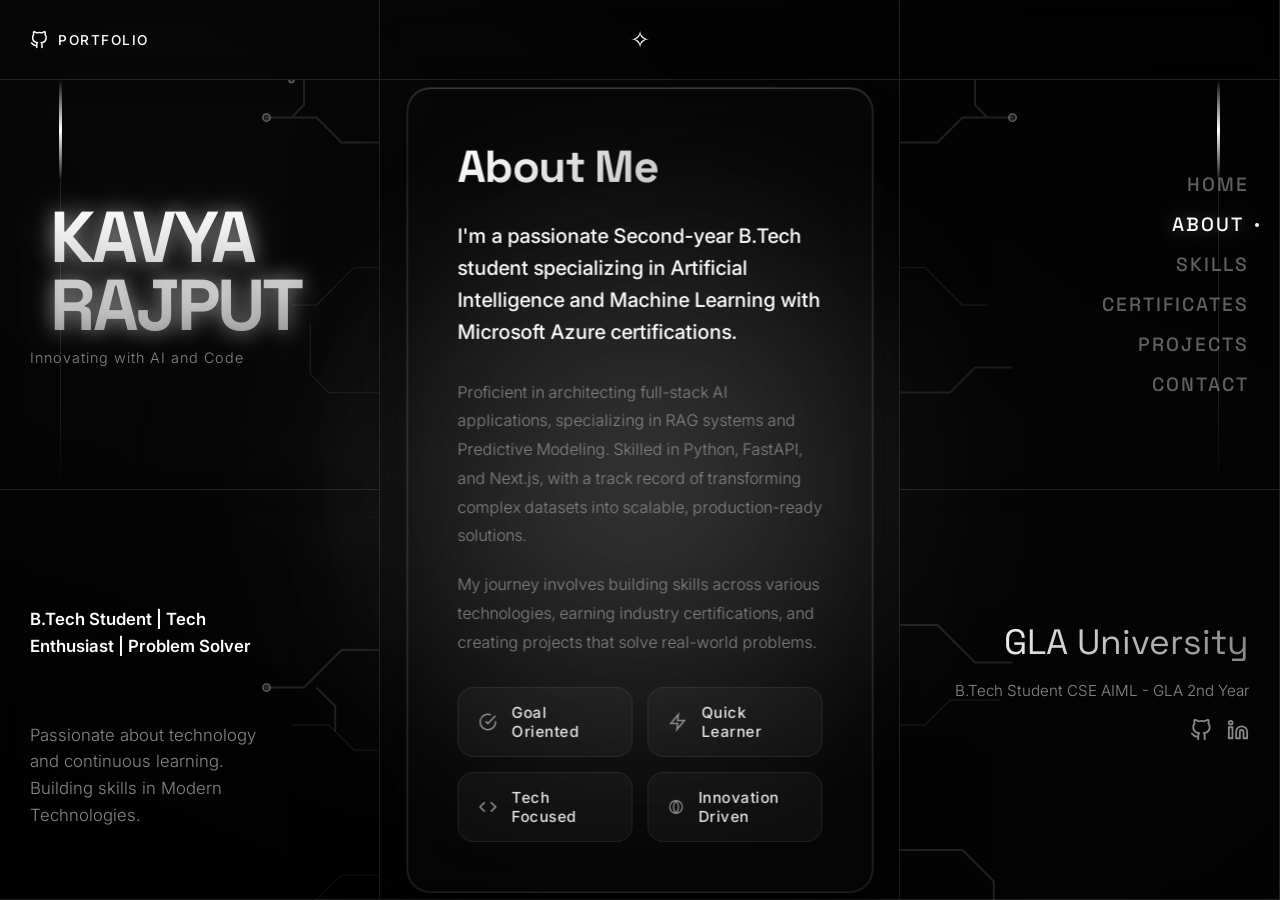
<file: about.html>
<!DOCTYPE html>
<html lang="en">

<head>
    <meta charset="UTF-8">
    <meta name="viewport" content="width=device-width, initial-scale=1.0">
    <title>Kavya Rajput - Portfolio</title>
    <link rel="stylesheet" href="style.css">
    <script type="module" src="script.js"></script>
</head>

<body>

    <div class="app-layout">

        <!-- TOP NAV LEFT -->
        <div class="nav-left">
            <div class="flex-row">
                <svg width="18" height="18" viewBox="0 0 24 24" fill="none" stroke="currentColor" stroke-width="2"
                    stroke-linecap="round" stroke-linejoin="round">
                    <path
                        d="M9 19c-5 1.5-5-2.5-7-3m14 6v-3.87a3.37 3.37 0 0 0-.94-2.61c3.14-.35 6.44-1.54 6.44-7A5.44 5.44 0 0 0 20 4.77 5.07 5.07 0 0 0 19.91 1S18.73.65 16 2.48a13.38 13.38 0 0 0-7 0C6.27.65 5.09 1 5.09 1A5.07 5.07 0 0 0 5 4.77a5.44 5.44 0 0 0-1.5 3.78c0 5.42 3.3 6.61 6.44 7A3.37 3.37 0 0 0 9 18.13V22">
                    </path>
                </svg>
                <span>Portfolio</span>
            </div>

        </div>

        <!-- TOP NAV CENTER -->
        <div class="nav-center">
            ✧
        </div>

        <!-- TOP NAV RIGHT -->
        <div class="nav-right">
        </div>

        <!-- LEFT PANEL TOP -->
        <div class="panel-left-top">
            <!-- Central Line Track -->
            <div class="circuit-track track-left"></div>

            <!-- Tech Vine SVG flipped -->
            <svg class="tech-vine top-right-vine" viewBox="0 0 200 600" fill="none" stroke="currentColor">
                <path d="M-10,50 h40 l20,-20 h40 m-20,0 l-10,-10 v-20" stroke-width="1.5" stroke-opacity="0.3" />
                <circle cx="90" cy="30" r="3" fill="currentColor" fill-opacity="0.3" />
                <circle cx="70" cy="0" r="2" fill="currentColor" fill-opacity="0.3" />
                <path d="M-10,150 h30 l30,30 h20" stroke-width="1" stroke-opacity="0.2" />
                <path d="M-10,250 h50 l15,-15 v-40" stroke-width="1" stroke-opacity="0.2" />
                <path d="M-10,350 h20 l20,20 h30" stroke-width="1.5" stroke-opacity="0.3" />
            </svg>
            <div class="name-container">
                <h1 class="name-glow">KAVYA<br>RAJPUT</h1>
                <p class="short-message">Innovating with AI and Code</p>
            </div>
        </div>

        <!-- LEFT PANEL BOTTOM -->
        <div class="panel-left-bottom">
            <div class="bio-container">
                <p><strong>B.Tech Student | Tech Enthusiast | Problem Solver</strong><br><br>Passionate about technology
                    and continuous learning. Building skills in Modern Technologies.</p>
            </div>
            <!-- More vines for bottom left -->
            <svg class="tech-vine bottom-right-vine" viewBox="0 0 200 400" fill="none" stroke="currentColor">
                <path d="M-10,120 h40 l30,30 h30 m-40,0 l-15,15 v20" stroke-width="1.5" stroke-opacity="0.3" />
                <circle cx="90" cy="150" r="3" fill="currentColor" fill-opacity="0.3" />
                <path d="M-10,200 h30 l20,-20 h30" stroke-width="1" stroke-opacity="0.2" />
                <path d="M-10,300 h40 l20,20 v40" stroke-width="1" stroke-opacity="0.15" />
            </svg>
        </div>

        <!-- CENTER PANEL -->
        <div class="panel-center">
            <!-- Aesthetic Background Glows instead of Robot -->
            <div class="glow-orb orb-1"></div>
            <div class="glow-orb orb-2"></div>
            <div class="glow-orb orb-3"></div>

            <div class="about-card">
                <h3>About Me</h3>
                <p class="about-lead">I'm a passionate Second-year B.Tech student specializing in Artificial
                    Intelligence and Machine Learning with Microsoft Azure certifications.</p>
                <div class="about-body">
                    <p>Proficient in architecting full-stack AI applications, specializing in RAG systems and Predictive
                        Modeling. Skilled in Python, FastAPI, and Next.js, with a track record of transforming complex
                        datasets into scalable, production-ready solutions.</p>
                    <p>My journey involves building skills across various technologies, earning industry certifications,
                        and creating projects that solve real-world problems.</p>
                </div>

                <div class="traits-grid">
                    <div class="trait-badge">
                        <svg viewBox="0 0 24 24" fill="none" stroke="currentColor" stroke-width="2">
                            <path d="M22 11.08V12a10 10 0 1 1-5.93-9.14"></path>
                            <polyline points="22 4 12 14.01 9 11.01"></polyline>
                        </svg>
                        Goal Oriented
                    </div>
                    <div class="trait-badge">
                        <svg viewBox="0 0 24 24" fill="none" stroke="currentColor" stroke-width="2">
                            <path d="M13 2L3 14h9l-1 8 10-12h-9l1-8z"></path>
                        </svg>
                        Quick Learner
                    </div>
                    <div class="trait-badge">
                        <svg viewBox="0 0 24 24" fill="none" stroke="currentColor" stroke-width="2">
                            <polyline points="16 18 22 12 16 6"></polyline>
                            <polyline points="8 6 2 12 8 18"></polyline>
                        </svg>
                        Tech Focused
                    </div>
                    <div class="trait-badge">
                        <svg viewBox="0 0 24 24" fill="none" stroke="currentColor" stroke-width="2">
                            <circle cx="12" cy="12" r="10"></circle>
                            <path
                                d="M12 2a15.3 15.3 0 0 1 4 10 15.3 15.3 0 0 1-4 10 15.3 15.3 0 0 1-4-10 15.3 15.3 0 0 1 4-10z">
                            </path>
                        </svg>
                        Innovation Driven
                    </div>
                </div>
            </div>
        </div>

        <!-- RIGHT PANEL TOP -->
        <div class="panel-right-top">
            <!-- Central Line Track -->
            <div class="circuit-track track-right"></div>

            <!-- Tech Vine SVG -->
            <svg class="tech-vine top-left-vine" viewBox="0 0 200 600" fill="none" stroke="currentColor">
                <path d="M-10,50 h40 l20,-20 h40 m-20,0 l-10,-10 v-20" stroke-width="1.5" stroke-opacity="0.3" />
                <circle cx="90" cy="30" r="3" fill="currentColor" fill-opacity="0.3" />
                <path d="M-10,150 h30 l30,30 h20" stroke-width="1" stroke-opacity="0.2" />
                <path d="M-10,250 h50 l20,-20 h30" stroke-width="1.5" stroke-opacity="0.25" />
                <path d="M-10,400 h30 l15,15 v40" stroke-width="1" stroke-opacity="0.2" />
            </svg>
            <nav class="side-nav">
                <a href="index.html">Home</a>
                <a href="about.html" class="active">About</a>
                <a href="skills.html">Skills</a>
                <a href="certificates.html">Certificates</a>
                <a href="projects.html">Projects</a>
                <a href="contact.html">Contact</a>
            </nav>
        </div>

        <!-- RIGHT PANEL BOTTOM -->
        <div class="panel-right-bottom">
            <!-- Footer Vines -->
            <svg class="tech-vine bottom-left-vine" viewBox="0 0 200 400" fill="none" stroke="currentColor">
                <path d="M-10,100 h40 l30,30 h30" stroke-width="1.5" stroke-opacity="0.3" />
                <path d="M-10,180 h30 l20,-20 h40" stroke-width="1" stroke-opacity="0.2" />
                <path d="M-10,280 h60 l25,25 v30" stroke-width="1.5" stroke-opacity="0.3" />
            </svg>
            <div class="university-container">
                <h2>GLA University</h2>
                <p>B.Tech Student CSE AIML - GLA 2nd Year</p>
                <div class="socials-right">
                    <!-- GitHub -->
                    <a href="https://github.com/KAVYA-29-ai" target="_blank" rel="noopener noreferrer">
                        <svg viewBox="0 0 24 24" fill="none" stroke="currentColor" stroke-width="2"
                            stroke-linecap="round" stroke-linejoin="round">
                            <path
                                d="M9 19c-5 1.5-5-2.5-7-3m14 6v-3.87a3.37 3.37 0 0 0-.94-2.61c3.14-.35 6.44-1.54 6.44-7A5.44 5.44 0 0 0 20 4.77 5.07 5.07 0 0 0 19.91 1S18.73.65 16 2.48a13.38 13.38 0 0 0-7 0C6.27.65 5.09 1 5.09 1A5.07 5.07 0 0 0 5 4.77a5.44 5.44 0 0 0-1.5 3.78c0 5.42 3.3 6.61 6.44 7A3.37 3.37 0 0 0 9 18.13V22">
                            </path>
                        </svg>
                    </a>
                    <!-- LinkedIn -->
                    <a href="https://www.linkedin.com/in/kavya-rajput-431055370/" target="_blank"
                        rel="noopener noreferrer">
                        <svg viewBox="0 0 24 24" fill="none" stroke="currentColor" stroke-width="2"
                            stroke-linecap="round" stroke-linejoin="round">
                            <path d="M16 8a6 6 0 0 1 6 6v7h-4v-7a2 2 0 0 0-2-2 2 2 0 0 0-2 2v7h-4v-7a6 6 0 0 1 6-6z">
                            </path>
                            <rect x="2" y="9" width="4" height="12"></rect>
                            <circle cx="4" cy="4" r="2"></circle>
                        </svg>
                    </a>
                </div>
            </div>
        </div>

    </div>

</body>

</html>
</file>
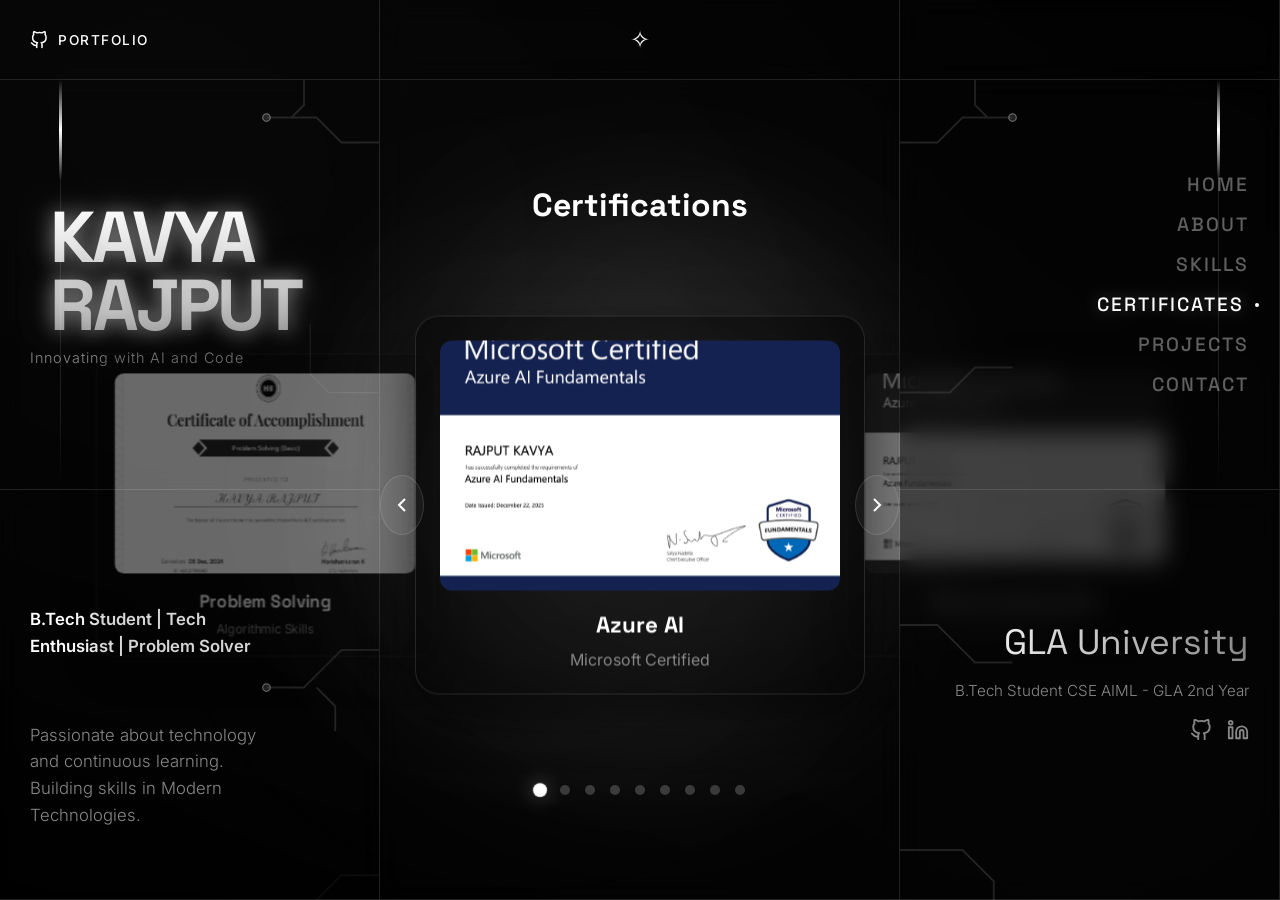
<file: certificates.html>
<!DOCTYPE html>
<html lang="en">

<head>
    <meta charset="UTF-8">
    <meta name="viewport" content="width=device-width, initial-scale=1.0">
    <title>Kavya Rajput - Certificates</title>
    <link rel="stylesheet" href="style.css">
    <script type="module" src="script.js"></script>
</head>

<body>

    <div class="app-layout">

        <!-- TOP NAV LEFT -->
        <div class="nav-left">
            <div class="flex-row">
                <svg width="18" height="18" viewBox="0 0 24 24" fill="none" stroke="currentColor" stroke-width="2"
                    stroke-linecap="round" stroke-linejoin="round">
                    <path
                        d="M9 19c-5 1.5-5-2.5-7-3m14 6v-3.87a3.37 3.37 0 0 0-.94-2.61c3.14-.35 6.44-1.54 6.44-7A5.44 5.44 0 0 0 20 4.77 5.07 5.07 0 0 0 19.91 1S18.73.65 16 2.48a13.38 13.38 0 0 0-7 0C6.27.65 5.09 1 5.09 1A5.07 5.07 0 0 0 5 4.77a5.44 5.44 0 0 0-1.5 3.78c0 5.42 3.3 6.61 6.44 7A3.37 3.37 0 0 0 9 18.13V22">
                    </path>
                </svg>
                <span>Portfolio</span>
            </div>
        </div>

        <!-- TOP NAV CENTER -->
        <div class="nav-center">
            ✧
        </div>

        <!-- TOP NAV RIGHT -->
        <div class="nav-right">
        </div>

        <!-- LEFT PANEL TOP -->
        <div class="panel-left-top">
            <div class="circuit-track track-left"></div>
            <svg class="tech-vine top-right-vine" viewBox="0 0 200 600" fill="none" stroke="currentColor">
                <path d="M-10,50 h40 l20,-20 h40 m-20,0 l-10,-10 v-20" stroke-width="1.5" stroke-opacity="0.3" />
                <circle cx="90" cy="30" r="3" fill="currentColor" fill-opacity="0.3" />
                <path d="M-10,250 h50 l15,-15 v-40" stroke-width="1" stroke-opacity="0.2" />
                <path d="M-10,350 h20 l20,20 h30" stroke-width="1.5" stroke-opacity="0.3" />
            </svg>
            <div class="name-container">
                <h1 class="name-glow">KAVYA<br>RAJPUT</h1>
                <p class="short-message">Innovating with AI and Code</p>
            </div>
        </div>

        <!-- LEFT PANEL BOTTOM -->
        <div class="panel-left-bottom">
            <div class="bio-container">
                <p><strong>B.Tech Student | Tech Enthusiast | Problem Solver</strong><br><br>Passionate about technology
                    and continuous learning. Building skills in Modern Technologies.</p>
            </div>
            <svg class="tech-vine bottom-right-vine" viewBox="0 0 200 400" fill="none" stroke="currentColor">
                <path d="M-10,120 h40 l30,30 h30 m-40,0 l-15,15 v20" stroke-width="1.5" stroke-opacity="0.3" />
                <circle cx="90" cy="150" r="3" fill="currentColor" fill-opacity="0.3" />
                <path d="M-10,300 h40 l20,20 v40" stroke-width="1" stroke-opacity="0.15" />
            </svg>
        </div>

        <!-- CENTER PANEL -->
        <div class="panel-center">
            <div class="glow-orb orb-1"></div>
            <div class="glow-orb orb-2"></div>
            
            <div class="carousel-section">
                <h3>Certifications</h3>
                
                <div class="carousel-container">
                    <button class="carousel-nav prev">
                        <svg viewBox="0 0 24 24" fill="none" stroke="currentColor" stroke-width="2"><polyline points="15 18 9 12 15 6"></polyline></svg>
                    </button>

                    <div class="carousel-viewport">
                        <div class="carousel-track" id="carouselTrack">
                            <div class="carousel-item active" data-index="0">
                                <div class="cert-card-3d">
                                    <div class="cert-img"><img src="Certificates/Azzure AI.png" alt="Azure AI"></div>
                                    <div class="cert-details"><h4>Azure AI</h4><p>Microsoft Certified</p></div>
                                </div>
                            </div>
                            <div class="carousel-item right" data-index="1">
                                <div class="cert-card-3d">
                                    <div class="cert-img"><img src="Certificates/Azzure Fundamentals.png" alt="Azure Fundamentals"></div>
                                    <div class="cert-details"><h4>Azure Fundamentals</h4><p>Microsoft Certified</p></div>
                                </div>
                            </div>
                            <div class="carousel-item hidden" data-index="2">
                                <div class="cert-card-3d">
                                    <div class="cert-img"><img src="Certificates/Deloitte.png" alt="Deloitte"></div>
                                    <div class="cert-details"><h4>Deloitte Simulation</h4><p>Corporate Certified</p></div>
                                </div>
                            </div>
                            <div class="carousel-item hidden" data-index="3">
                                <div class="cert-card-3d">
                                    <div class="cert-img"><img src="Certificates/Python (Basic).png" alt="Python Basic"></div>
                                    <div class="cert-details"><h4>Python (Basic)</h4><p>Technical Certification</p></div>
                                </div>
                            </div>
                            <div class="carousel-item hidden" data-index="4">
                                <div class="cert-card-3d">
                                    <div class="cert-img"><img src="Certificates/SQL.png" alt="SQL"></div>
                                    <div class="cert-details"><h4>SQL Certificate</h4><p>Data Management</p></div>
                                </div>
                            </div>
                            <div class="carousel-item hidden" data-index="5">
                                <div class="cert-card-3d">
                                    <div class="cert-img"><img src="Certificates/JavaScript.png" alt="JavaScript"></div>
                                    <div class="cert-details"><h4>JavaScript</h4><p>Web Development</p></div>
                                </div>
                            </div>
                            <div class="carousel-item hidden" data-index="6">
                                <div class="cert-card-3d">
                                    <div class="cert-img"><img src="Certificates/HTML 5.png" alt="HTML5"></div>
                                    <div class="cert-details"><h4>HTML5 Mastery</h4><p>Frontend Development</p></div>
                                </div>
                            </div>
                            <div class="carousel-item hidden" data-index="7">
                                <div class="cert-card-3d">
                                    <div class="cert-img"><img src="Certificates/CSS3.png" alt="CSS3"></div>
                                    <div class="cert-details"><h4>CSS3 Design</h4><p>UI Engineering</p></div>
                                </div>
                            </div>
                            <div class="carousel-item hidden" data-index="8">
                                <div class="cert-card-3d">
                                    <div class="cert-img"><img src="Certificates/Problem (Basic).png" alt="Problem Solving"></div>
                                    <div class="cert-details"><h4>Problem Solving</h4><p>Algorithmic Skills</p></div>
                                </div>
                            </div>
                        </div>
                    </div>

                    <button class="carousel-nav next">
                        <svg viewBox="0 0 24 24" fill="none" stroke="currentColor" stroke-width="2"><polyline points="9 18 15 12 9 6"></polyline></svg>
                    </button>
                </div>

                <div class="carousel-dots" id="carouselDots">
                    <span class="dot active" data-index="0"></span>
                    <span class="dot" data-index="1"></span>
                    <span class="dot" data-index="2"></span>
                    <span class="dot" data-index="3"></span>
                    <span class="dot" data-index="4"></span>
                    <span class="dot" data-index="5"></span>
                    <span class="dot" data-index="6"></span>
                    <span class="dot" data-index="7"></span>
                    <span class="dot" data-index="8"></span>
                </div>
            </div>
        </div>

        <script>
            document.addEventListener('DOMContentLoaded', () => {
                const track = document.getElementById('carouselTrack');
                const items = Array.from(track.children);
                const dots = Array.from(document.getElementById('carouselDots').children);
                const prevBtn = document.querySelector('.carousel-nav.prev');
                const nextBtn = document.querySelector('.carousel-nav.next');
                
                let currentIndex = 0;

                function updateCarousel() {
                    items.forEach((item, index) => {
                        item.classList.remove('active', 'left', 'right', 'hidden');
                        
                        if (index === currentIndex) {
                            item.classList.add('active');
                        } else if (index === (currentIndex - 1 + items.length) % items.length) {
                            item.classList.add('left');
                        } else if (index === (currentIndex + 1) % items.length) {
                            item.classList.add('right');
                        } else {
                            item.classList.add('hidden');
                        }
                    });

                    dots.forEach((dot, index) => {
                        dot.classList.toggle('active', index === currentIndex);
                    });
                }

                prevBtn.addEventListener('click', () => {
                    currentIndex = (currentIndex - 1 + items.length) % items.length;
                    updateCarousel();
                });

                nextBtn.addEventListener('click', () => {
                    currentIndex = (currentIndex + 1) % items.length;
                    updateCarousel();
                });

                dots.forEach(dot => {
                    dot.addEventListener('click', () => {
                        currentIndex = parseInt(dot.dataset.index);
                        updateCarousel();
                    });
                });

                items.forEach(item => {
                    item.addEventListener('click', () => {
                        currentIndex = parseInt(item.dataset.index);
                        updateCarousel();
                    });
                });

                // Initial layout
                updateCarousel();
            });
        </script>

        <!-- RIGHT PANEL TOP -->
        <div class="panel-right-top">
            <div class="circuit-track track-right"></div>
            <svg class="tech-vine top-left-vine" viewBox="0 0 200 600" fill="none" stroke="currentColor">
                <path d="M-10,50 h40 l20,-20 h40 m-20,0 l-10,-10 v-20" stroke-width="1.5" stroke-opacity="0.3" />
                <circle cx="90" cy="30" r="3" fill="currentColor" fill-opacity="0.3" />
                <path d="M-10,250 h50 l20,-20 h30" stroke-width="1.5" stroke-opacity="0.25" />
            </svg>
            <nav class="side-nav">
                <a href="index.html">Home</a>
                <a href="about.html">About</a>
                <a href="skills.html">Skills</a>
                <a href="certificates.html" class="active">Certificates</a>
                <a href="projects.html">Projects</a>
                <a href="contact.html">Contact</a>
            </nav>
        </div>

        <!-- RIGHT PANEL BOTTOM -->
        <div class="panel-right-bottom">
            <svg class="tech-vine bottom-left-vine" viewBox="0 0 200 400" fill="none" stroke="currentColor">
                <path d="M-10,100 h40 l30,30 h30" stroke-width="1.5" stroke-opacity="0.3" />
                <path d="M-10,280 h60 l25,25 v30" stroke-width="1.5" stroke-opacity="0.3" />
            </svg>
            <div class="university-container">
                <h2>GLA University</h2>
                <p>B.Tech Student CSE AIML - GLA 2nd Year</p>
                <div class="socials-right">
                    <a href="https://github.com/KAVYA-29-ai" target="_blank" rel="noopener noreferrer">
                        <svg viewBox="0 0 24 24" fill="none" stroke="currentColor" stroke-width="2"
                            stroke-linecap="round" stroke-linejoin="round">
                            <path
                                d="M9 19c-5 1.5-5-2.5-7-3m14 6v-3.87a3.37 3.37 0 0 0-.94-2.61c3.14-.35 6.44-1.54 6.44-7A5.44 5.44 0 0 0 20 4.77 5.07 5.07 0 0 0 19.91 1S18.73.65 16 2.48a13.38 13.38 0 0 0-7 0C6.27.65 5.09 1 5.09 1A5.07 5.07 0 0 0 5 4.77a5.44 5.44 0 0 0-1.5 3.78c0 5.42 3.3 6.61 6.44 7A3.37 3.37 0 0 0 9 18.13V22">
                            </path>
                        </svg>
                    </a>
                    <a href="https://www.linkedin.com/in/kavya-rajput-431055370/" target="_blank"
                        rel="noopener noreferrer">
                        <svg viewBox="0 0 24 24" fill="none" stroke="currentColor" stroke-width="2"
                            stroke-linecap="round" stroke-linejoin="round">
                            <path d="M16 8a6 6 0 0 1 6 6v7h-4v-7a2 2 0 0 0-2-2 2 2 0 0 0-2 2v7h-4v-7a6 6 0 0 1 6-6z">
                            </path>
                            <rect x="2" y="9" width="4" height="12"></rect>
                            <circle cx="4" cy="4" r="2"></circle>
                        </svg>
                    </a>
                </div>
            </div>
        </div>

    </div>

</body>

</html>
</file>
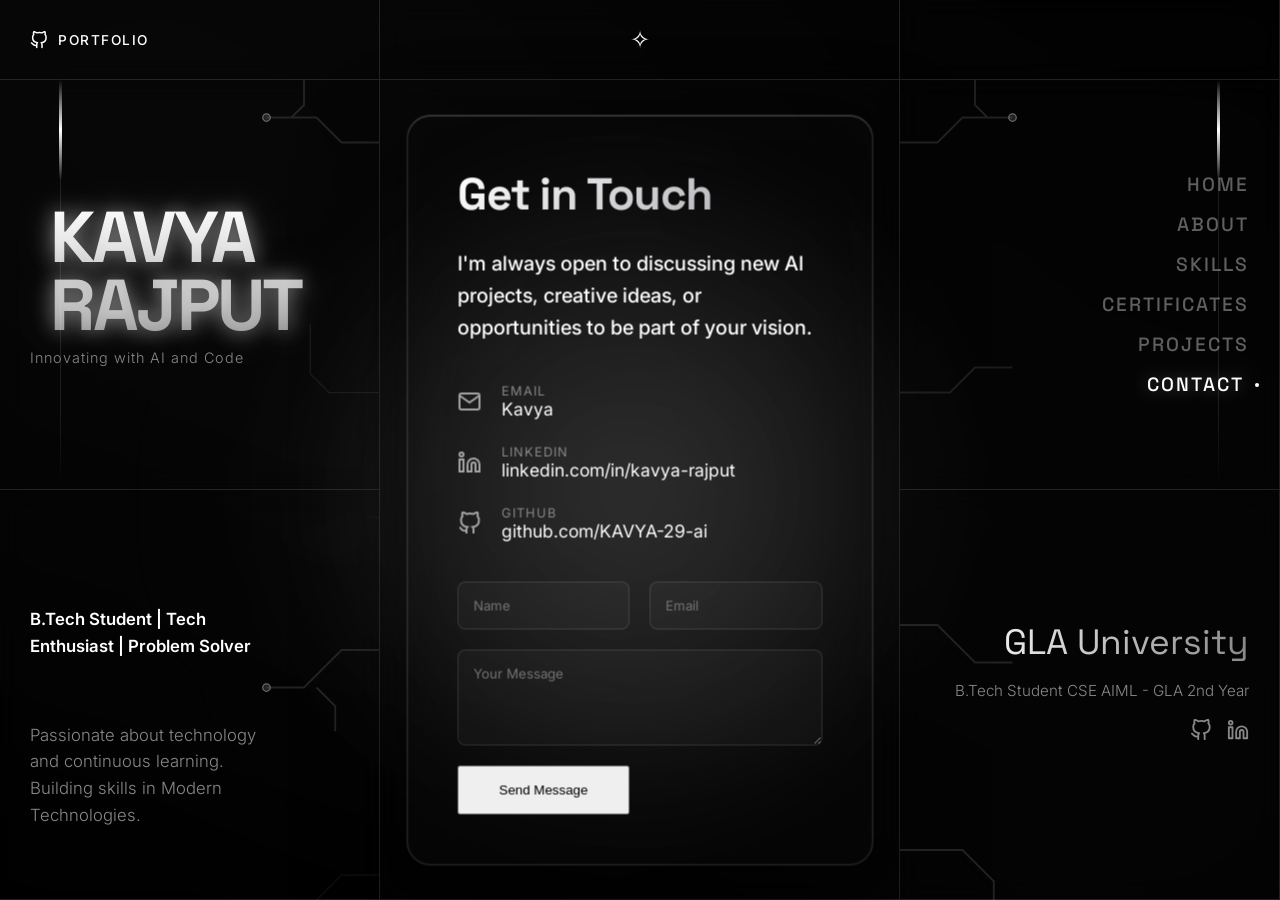
<file: contact.html>
<!DOCTYPE html>
<html lang="en">

<head>
    <meta charset="UTF-8">
    <meta name="viewport" content="width=device-width, initial-scale=1.0">
    <title>Kavya Rajput - Contact</title>
    <link rel="stylesheet" href="style.css">
    <script type="module" src="script.js"></script>
</head>

<body>

    <div class="app-layout">

        <!-- TOP NAV LEFT -->
        <div class="nav-left">
            <div class="flex-row">
                <svg width="18" height="18" viewBox="0 0 24 24" fill="none" stroke="currentColor" stroke-width="2"
                    stroke-linecap="round" stroke-linejoin="round">
                    <path
                        d="M9 19c-5 1.5-5-2.5-7-3m14 6v-3.87a3.37 3.37 0 0 0-.94-2.61c3.14-.35 6.44-1.54 6.44-7A5.44 5.44 0 0 0 20 4.77 5.07 5.07 0 0 0 19.91 1S18.73.65 16 2.48a13.38 13.38 0 0 0-7 0C6.27.65 5.09 1 5.09 1A5.07 5.07 0 0 0 5 4.77a5.44 5.44 0 0 0-1.5 3.78c0 5.42 3.3 6.61 6.44 7A3.37 3.37 0 0 0 9 18.13V22">
                    </path>
                </svg>
                <span>Portfolio</span>
            </div>
        </div>

        <!-- TOP NAV CENTER -->
        <div class="nav-center">
            ✧
        </div>

        <!-- TOP NAV RIGHT -->
        <div class="nav-right">
        </div>

        <!-- LEFT PANEL TOP -->
        <div class="panel-left-top">
            <div class="circuit-track track-left"></div>
            <svg class="tech-vine top-right-vine" viewBox="0 0 200 600" fill="none" stroke="currentColor">
                <path d="M-10,50 h40 l20,-20 h40 m-20,0 l-10,-10 v-20" stroke-width="1.5" stroke-opacity="0.3" />
                <circle cx="90" cy="30" r="3" fill="currentColor" fill-opacity="0.3" />
                <path d="M-10,250 h50 l15,-15 v-40" stroke-width="1" stroke-opacity="0.2" />
                <path d="M-10,350 h20 l20,20 h30" stroke-width="1.5" stroke-opacity="0.3" />
            </svg>
            <div class="name-container">
                <h1 class="name-glow">KAVYA<br>RAJPUT</h1>
                <p class="short-message">Innovating with AI and Code</p>
            </div>
        </div>

        <!-- LEFT PANEL BOTTOM -->
        <div class="panel-left-bottom">
            <div class="bio-container">
                <p><strong>B.Tech Student | Tech Enthusiast | Problem Solver</strong><br><br>Passionate about technology
                    and continuous learning. Building skills in Modern Technologies.</p>
            </div>
            <svg class="tech-vine bottom-right-vine" viewBox="0 0 200 400" fill="none" stroke="currentColor">
                <path d="M-10,120 h40 l30,30 h30 m-40,0 l-15,15 v20" stroke-width="1.5" stroke-opacity="0.3" />
                <circle cx="90" cy="150" r="3" fill="currentColor" fill-opacity="0.3" />
                <path d="M-10,300 h40 l20,20 v40" stroke-width="1" stroke-opacity="0.15" />
            </svg>
        </div>

        <!-- CENTER PANEL -->
        <div class="panel-center">
            <div class="glow-orb orb-2"></div>

            <div class="about-card contact-card">
                <h3>Get in Touch</h3>
                <p class="about-lead">I'm always open to discussing new AI projects, creative ideas, or opportunities to
                    be part of your vision.</p>

                <div class="contact-methods">
                    <div class="contact-item">
                        <svg viewBox="0 0 24 24" fill="none" stroke="currentColor" stroke-width="2">
                            <path d="M4 4h16c1.1 0 2 .9 2 2v12c0 1.1-.9 2-2 2H4c-1.1 0-2-.9-2-2V6c0-1.1.9-2 2-2z">
                            </path>
                            <polyline points="22,6 12,13 2,6"></polyline>
                        </svg>
                        <div class="contact-text">
                            <span>Email</span>
                            <a href="mailto:xxerror707@gmail.com">Kavya</a>
                        </div>
                    </div>

                    <div class="contact-item">
                        <svg viewBox="0 0 24 24" fill="none" stroke="currentColor" stroke-width="2">
                            <path d="M16 8a6 6 0 0 1 6 6v7h-4v-7a2 2 0 0 0-2-2 2 2 0 0 0-2 2v7h-4v-7a6 6 0 0 1 6-6z">
                            </path>
                            <rect x="2" y="9" width="4" height="12"></rect>
                            <circle cx="4" cy="4" r="2"></circle>
                        </svg>
                        <div class="contact-text">
                            <span>LinkedIn</span>
                            <a href="https://www.linkedin.com/in/kavya-rajput-431055370/"
                                target="_blank">linkedin.com/in/kavya-rajput</a>
                        </div>
                    </div>

                    <div class="contact-item">
                        <svg viewBox="0 0 24 24" fill="none" stroke="currentColor" stroke-width="2">
                            <path
                                d="M9 19c-5 1.5-5-2.5-7-3m14 6v-3.87a3.37 3.37 0 0 0-.94-2.61c3.14-.35 6.44-1.54 6.44-7A5.44 5.44 0 0 0 20 4.77 5.07 5.07 0 0 0 19.91 1S18.73.65 16 2.48a13.38 13.38 0 0 0-7 0C6.27.65 5.09 1 5.09 1A5.07 5.07 0 0 0 5 4.77a5.44 5.44 0 0 0-1.5 3.78c0 5.42 3.3 6.61 6.44 7A3.37 3.37 0 0 0 9 18.13V22">
                            </path>
                        </svg>
                        <div class="contact-text">
                            <span>GitHub</span>
                            <a href="https://github.com/KAVYA-29-ai" target="_blank">github.com/KAVYA-29-ai</a>
                        </div>
                    </div>
                </div>

                <form class="contact-form">
                    <div class="form-row">
                        <input type="text" placeholder="Name" required>
                        <input type="email" placeholder="Email" required>
                    </div>
                    <textarea placeholder="Your Message" rows="4" required></textarea>
                    <button type="submit" class="prime-btn">Send Message</button>
                </form>
            </div>
        </div>

        <!-- RIGHT PANEL TOP -->
        <div class="panel-right-top">
            <div class="circuit-track track-right"></div>
            <svg class="tech-vine top-left-vine" viewBox="0 0 200 600" fill="none" stroke="currentColor">
                <path d="M-10,50 h40 l20,-20 h40 m-20,0 l-10,-10 v-20" stroke-width="1.5" stroke-opacity="0.3" />
                <circle cx="90" cy="30" r="3" fill="currentColor" fill-opacity="0.3" />
                <path d="M-10,250 h50 l20,-20 h30" stroke-width="1.5" stroke-opacity="0.25" />
            </svg>
            <nav class="side-nav">
                <a href="index.html">Home</a>
                <a href="about.html">About</a>
                <a href="skills.html">Skills</a>
                <a href="certificates.html">Certificates</a>
                <a href="projects.html">Projects</a>
                <a href="contact.html" class="active">Contact</a>
            </nav>
        </div>

        <!-- RIGHT PANEL BOTTOM -->
        <div class="panel-right-bottom">
            <svg class="tech-vine bottom-left-vine" viewBox="0 0 200 400" fill="none" stroke="currentColor">
                <path d="M-10,100 h40 l30,30 h30" stroke-width="1.5" stroke-opacity="0.3" />
                <path d="M-10,280 h60 l25,25 v30" stroke-width="1.5" stroke-opacity="0.3" />
            </svg>
            <div class="university-container">
                <h2>GLA University</h2>
                <p>B.Tech Student CSE AIML - GLA 2nd Year</p>
                <div class="socials-right">
                    <a href="https://github.com/KAVYA-29-ai" target="_blank" rel="noopener noreferrer">
                        <svg viewBox="0 0 24 24" fill="none" stroke="currentColor" stroke-width="2"
                            stroke-linecap="round" stroke-linejoin="round">
                            <path
                                d="M9 19c-5 1.5-5-2.5-7-3m14 6v-3.87a3.37 3.37 0 0 0-.94-2.61c3.14-.35 6.44-1.54 6.44-7A5.44 5.44 0 0 0 20 4.77 5.07 5.07 0 0 0 19.91 1S18.73.65 16 2.48a13.38 13.38 0 0 0-7 0C6.27.65 5.09 1 5.09 1A5.07 5.07 0 0 0 5 4.77a5.44 5.44 0 0 0-1.5 3.78c0 5.42 3.3 6.61 6.44 7A3.37 3.37 0 0 0 9 18.13V22">
                            </path>
                        </svg>
                    </a>
                    <a href="https://www.linkedin.com/in/kavya-rajput-431055370/" target="_blank"
                        rel="noopener noreferrer">
                        <svg viewBox="0 0 24 24" fill="none" stroke="currentColor" stroke-width="2"
                            stroke-linecap="round" stroke-linejoin="round">
                            <path d="M16 8a6 6 0 0 1 6 6v7h-4v-7a2 2 0 0 0-2-2 2 2 0 0 0-2 2v7h-4v-7a6 6 0 0 1 6-6z">
                            </path>
                            <rect x="2" y="9" width="4" height="12"></rect>
                            <circle cx="4" cy="4" r="2"></circle>
                        </svg>
                    </a>
                </div>
            </div>
        </div>

    </div>

</body>

</html>
</file>
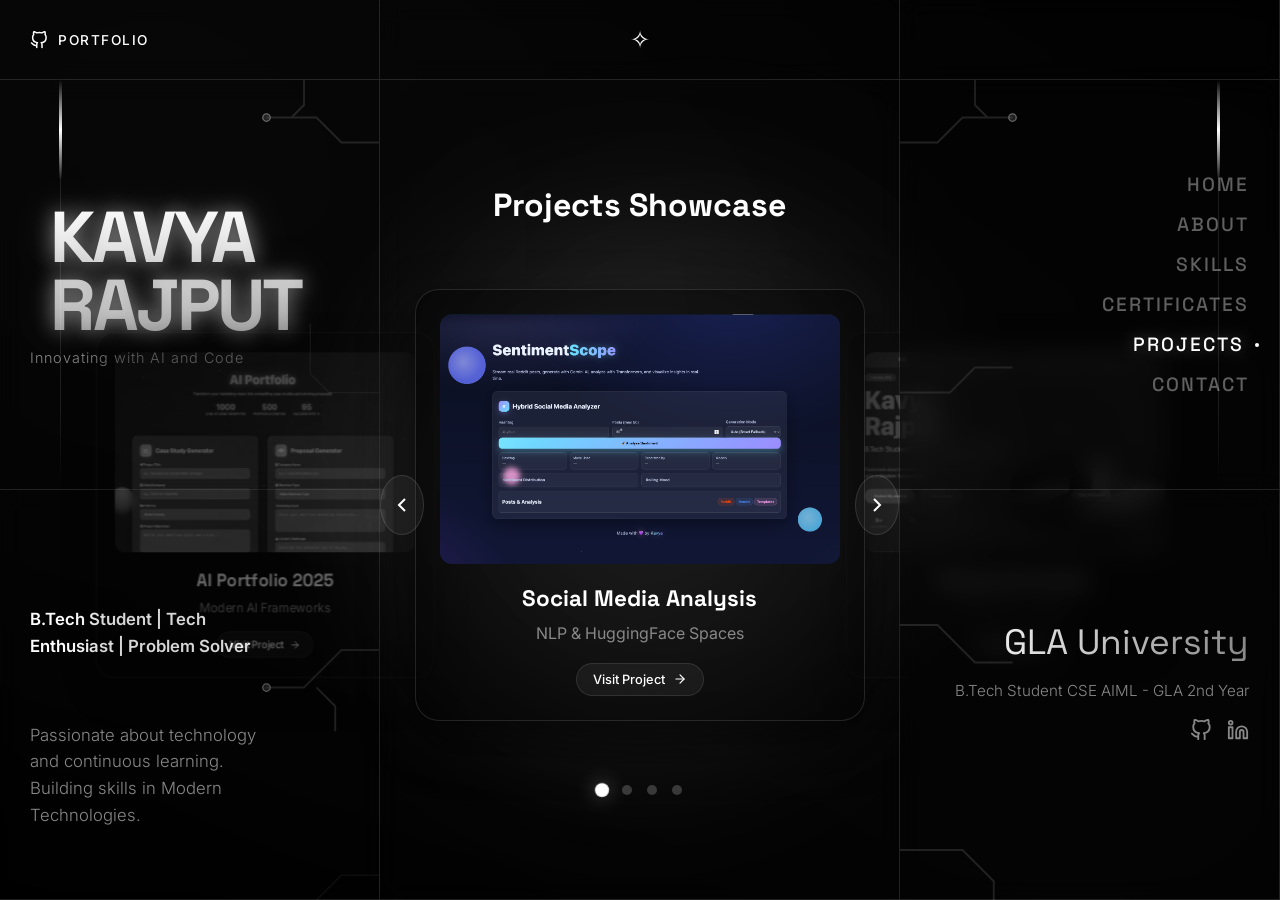
<file: projects.html>
<!DOCTYPE html>
<html lang="en">

<head>
    <meta charset="UTF-8">
    <meta name="viewport" content="width=device-width, initial-scale=1.0">
    <title>Kavya Rajput - Projects</title>
    <link rel="stylesheet" href="style.css">
    <script type="module" src="script.js"></script>
</head>

<body>

    <div class="app-layout">

        <!-- TOP NAV LEFT -->
        <div class="nav-left">
            <div class="flex-row">
                <svg width="18" height="18" viewBox="0 0 24 24" fill="none" stroke="currentColor" stroke-width="2"
                    stroke-linecap="round" stroke-linejoin="round">
                    <path
                        d="M9 19c-5 1.5-5-2.5-7-3m14 6v-3.87a3.37 3.37 0 0 0-.94-2.61c3.14-.35 6.44-1.54 6.44-7A5.44 5.44 0 0 0 20 4.77 5.07 5.07 0 0 0 19.91 1S18.73.65 16 2.48a13.38 13.38 0 0 0-7 0C6.27.65 5.09 1 5.09 1A5.07 5.07 0 0 0 5 4.77a5.44 5.44 0 0 0-1.5 3.78c0 5.42 3.3 6.61 6.44 7A3.37 3.37 0 0 0 9 18.13V22">
                    </path>
                </svg>
                <span>Portfolio</span>
            </div>
        </div>

        <!-- TOP NAV CENTER -->
        <div class="nav-center">
            ✧
        </div>

        <!-- TOP NAV RIGHT -->
        <div class="nav-right">
        </div>

        <!-- LEFT PANEL TOP -->
        <div class="panel-left-top">
            <div class="circuit-track track-left"></div>
            <svg class="tech-vine top-right-vine" viewBox="0 0 200 600" fill="none" stroke="currentColor">
                <path d="M-10,50 h40 l20,-20 h40 m-20,0 l-10,-10 v-20" stroke-width="1.5" stroke-opacity="0.3" />
                <circle cx="90" cy="30" r="3" fill="currentColor" fill-opacity="0.3" />
                <path d="M-10,250 h50 l15,-15 v-40" stroke-width="1" stroke-opacity="0.2" />
                <path d="M-10,350 h20 l20,20 h30" stroke-width="1.5" stroke-opacity="0.3" />
            </svg>
            <div class="name-container">
                <h1 class="name-glow">KAVYA<br>RAJPUT</h1>
                <p class="short-message">Innovating with AI and Code</p>
            </div>
        </div>

        <!-- LEFT PANEL BOTTOM -->
        <div class="panel-left-bottom">
            <div class="bio-container">
                <p><strong>B.Tech Student | Tech Enthusiast | Problem Solver</strong><br><br>Passionate about technology
                    and continuous learning. Building skills in Modern Technologies.</p>
            </div>
            <svg class="tech-vine bottom-right-vine" viewBox="0 0 200 400" fill="none" stroke="currentColor">
                <path d="M-10,120 h40 l30,30 h30 m-40,0 l-15,15 v20" stroke-width="1.5" stroke-opacity="0.3" />
                <circle cx="90" cy="150" r="3" fill="currentColor" fill-opacity="0.3" />
                <path d="M-10,300 h40 l20,20 v40" stroke-width="1" stroke-opacity="0.15" />
            </svg>
        </div>

        <!-- CENTER PANEL -->
        <div class="panel-center">
            <div class="glow-orb orb-1"></div>

            <div class="carousel-section">
                <h3>Projects Showcase</h3>

                <div class="carousel-container">
                    <button class="carousel-nav prev">
                        <svg viewBox="0 0 24 24" fill="none" stroke="currentColor" stroke-width="2">
                            <polyline points="15 18 9 12 15 6"></polyline>
                        </svg>
                    </button>

                    <div class="carousel-viewport">
                        <div class="carousel-track" id="carouselTrack">
                            <!-- Project 01 -->
                            <div class="carousel-item active" data-index="0">
                                <div class="cert-card-3d">
                                    <div class="cert-img">
                                        <img src="Projects/Sentiment.png" alt="Social Media Analysis">
                                    </div>
                                    <div class="cert-details">
                                        <h4>Social Media Analysis</h4>
                                        <p>NLP & HuggingFace Spaces</p>
                                        <a href="https://huggingface.co/spaces/GLAkavya/social-media-analysis"
                                            target="_blank" class="btn-view">
                                            Visit Project
                                            <svg viewBox="0 0 24 24" fill="none" stroke="currentColor" stroke-width="2"
                                                stroke-linecap="round" stroke-linejoin="round">
                                                <line x1="5" y1="12" x2="19" y2="12"></line>
                                                <polyline points="12 5 19 12 12 19"></polyline>
                                            </svg>
                                        </a>
                                    </div>
                                </div>
                            </div>
                            <!-- Project 02 -->
                            <div class="carousel-item right" data-index="1">
                                <div class="cert-card-3d">
                                    <div class="cert-img">
                                        <img src="Projects/Portfolio v1.png" alt="Personal Portfolio">
                                    </div>
                                    <div class="cert-details">
                                        <h4>Personal Portfolio</h4>
                                        <p>HTML/CSS & Netlify</p>
                                        <a href="https://kavya-protfolio.netlify.app/" target="_blank" class="btn-view">
                                            Visit Project
                                            <svg viewBox="0 0 24 24" fill="none" stroke="currentColor" stroke-width="2"
                                                stroke-linecap="round" stroke-linejoin="round">
                                                <line x1="5" y1="12" x2="19" y2="12"></line>
                                                <polyline points="12 5 19 12 12 19"></polyline>
                                            </svg>
                                        </a>
                                    </div>
                                </div>
                            </div>
                            <!-- Project 03 -->
                            <div class="carousel-item hidden" data-index="2">
                                <div class="cert-card-3d">
                                    <div class="cert-img">
                                        <img src="Projects/Edurag.png" alt="Mini RAG">
                                    </div>
                                    <div class="cert-details">
                                        <h4>Mini RAG</h4>
                                        <p>RAG & LLM Deployment</p>
                                        <a href="https://mini-rag-bice.vercel.app/" target="_blank" class="btn-view">
                                            Visit Project
                                            <svg viewBox="0 0 24 24" fill="none" stroke="currentColor" stroke-width="2"
                                                stroke-linecap="round" stroke-linejoin="round">
                                                <line x1="5" y1="12" x2="19" y2="12"></line>
                                                <polyline points="12 5 19 12 12 19"></polyline>
                                            </svg>
                                        </a>
                                    </div>
                                </div>
                            </div>
                            <!-- Project 04 -->
                            <div class="carousel-item left" data-index="3">
                                <div class="cert-card-3d">
                                    <div class="cert-img">
                                        <img src="Projects/AI Research.png" alt="AI Portfolio 2025">
                                    </div>
                                    <div class="cert-details">
                                        <h4>AI Portfolio 2025</h4>
                                        <p>Modern AI Frameworks</p>
                                        <a href="https://my-ai-portfolio2025.netlify.app/" target="_blank"
                                            class="btn-view">
                                            Visit Project
                                            <svg viewBox="0 0 24 24" fill="none" stroke="currentColor" stroke-width="2"
                                                stroke-linecap="round" stroke-linejoin="round">
                                                <line x1="5" y1="12" x2="19" y2="12"></line>
                                                <polyline points="12 5 19 12 12 19"></polyline>
                                            </svg>
                                        </a>
                                    </div>
                                </div>
                            </div>
                        </div>
                    </div>

                    <button class="carousel-nav next">
                        <svg viewBox="0 0 24 24" fill="none" stroke="currentColor" stroke-width="2">
                            <polyline points="9 18 15 12 9 6"></polyline>
                        </svg>
                    </button>
                </div>

                <div class="carousel-dots" id="carouselDots">
                    <span class="dot active" data-index="0"></span>
                    <span class="dot" data-index="1"></span>
                    <span class="dot" data-index="2"></span>
                    <span class="dot" data-index="3"></span>
                </div>
            </div>

            <script>
                document.addEventListener('DOMContentLoaded', () => {
                    const track = document.getElementById('carouselTrack');
                    const items = Array.from(track.children);
                    const dots = Array.from(document.getElementById('carouselDots').children);
                    const prevBtn = document.querySelector('.carousel-nav.prev');
                    const nextBtn = document.querySelector('.carousel-nav.next');

                    let currentIndex = 0;

                    function updateCarousel() {
                        items.forEach((item, index) => {
                            item.classList.remove('active', 'left', 'right', 'hidden');

                            if (index === currentIndex) {
                                item.classList.add('active');
                            } else if (index === (currentIndex - 1 + items.length) % items.length) {
                                item.classList.add('left');
                            } else if (index === (currentIndex + 1) % items.length) {
                                item.classList.add('right');
                            } else {
                                item.classList.add('hidden');
                            }
                        });

                        dots.forEach((dot, index) => {
                            dot.classList.toggle('active', index === currentIndex);
                        });
                    }

                    prevBtn.addEventListener('click', () => {
                        currentIndex = (currentIndex - 1 + items.length) % items.length;
                        updateCarousel();
                    });

                    nextBtn.addEventListener('click', () => {
                        currentIndex = (currentIndex + 1) % items.length;
                        updateCarousel();
                    });

                    dots.forEach(dot => {
                        dot.addEventListener('click', () => {
                            currentIndex = parseInt(dot.dataset.index);
                            updateCarousel();
                        });
                    });

                    // Initial layout
                    updateCarousel();
                });
            </script>
        </div>

        <!-- RIGHT PANEL TOP -->
        <div class="panel-right-top">
            <div class="circuit-track track-right"></div>
            <svg class="tech-vine top-left-vine" viewBox="0 0 200 600" fill="none" stroke="currentColor">
                <path d="M-10,50 h40 l20,-20 h40 m-20,0 l-10,-10 v-20" stroke-width="1.5" stroke-opacity="0.3" />
                <circle cx="90" cy="30" r="3" fill="currentColor" fill-opacity="0.3" />
                <path d="M-10,250 h50 l20,-20 h30" stroke-width="1.5" stroke-opacity="0.25" />
            </svg>
            <nav class="side-nav">
                <a href="index.html">Home</a>
                <a href="about.html">About</a>
                <a href="skills.html">Skills</a>
                <a href="certificates.html">Certificates</a>
                <a href="projects.html" class="active">Projects</a>
                <a href="contact.html">Contact</a>
            </nav>
        </div>

        <!-- RIGHT PANEL BOTTOM -->
        <div class="panel-right-bottom">
            <svg class="tech-vine bottom-left-vine" viewBox="0 0 200 400" fill="none" stroke="currentColor">
                <path d="M-10,100 h40 l30,30 h30" stroke-width="1.5" stroke-opacity="0.3" />
                <path d="M-10,280 h60 l25,25 v30" stroke-width="1.5" stroke-opacity="0.3" />
            </svg>
            <div class="university-container">
                <h2>GLA University</h2>
                <p>B.Tech Student CSE AIML - GLA 2nd Year</p>
                <div class="socials-right">
                    <a href="https://github.com/KAVYA-29-ai" target="_blank" rel="noopener noreferrer">
                        <svg viewBox="0 0 24 24" fill="none" stroke="currentColor" stroke-width="2"
                            stroke-linecap="round" stroke-linejoin="round">
                            <path
                                d="M9 19c-5 1.5-5-2.5-7-3m14 6v-3.87a3.37 3.37 0 0 0-.94-2.61c3.14-.35 6.44-1.54 6.44-7A5.44 5.44 0 0 0 20 4.77 5.07 5.07 0 0 0 19.91 1S18.73.65 16 2.48a13.38 13.38 0 0 0-7 0C6.27.65 5.09 1 5.09 1A5.07 5.07 0 0 0 5 4.77a5.44 5.44 0 0 0-1.5 3.78c0 5.42 3.3 6.61 6.44 7A3.37 3.37 0 0 0 9 18.13V22">
                            </path>
                        </svg>
                    </a>
                    <a href="https://www.linkedin.com/in/kavya-rajput-431055370/" target="_blank"
                        rel="noopener noreferrer">
                        <svg viewBox="0 0 24 24" fill="none" stroke="currentColor" stroke-width="2"
                            stroke-linecap="round" stroke-linejoin="round">
                            <path d="M16 8a6 6 0 0 1 6 6v7h-4v-7a2 2 0 0 0-2-2 2 2 0 0 0-2 2v7h-4v-7a6 6 0 0 1 6-6z">
                            </path>
                            <rect x="2" y="9" width="4" height="12"></rect>
                            <circle cx="4" cy="4" r="2"></circle>
                        </svg>
                    </a>
                </div>
            </div>
        </div>

    </div>

</body>

</html>
</file>
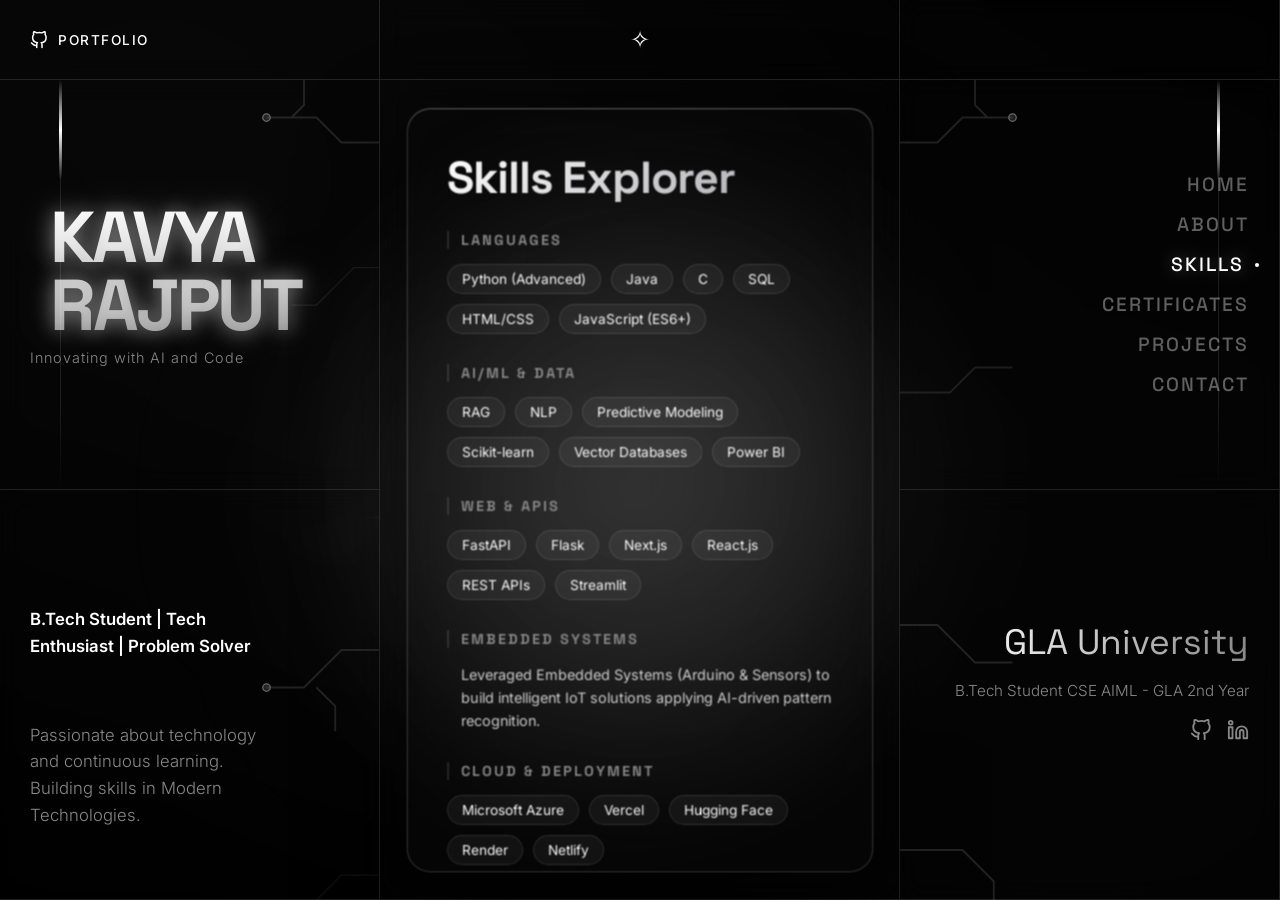
<file: skills.html>
<!DOCTYPE html>
<html lang="en">

<head>
    <meta charset="UTF-8">
    <meta name="viewport" content="width=device-width, initial-scale=1.0">
    <title>Kavya Rajput - Skills</title>
    <link rel="stylesheet" href="style.css">
    <script type="module" src="script.js"></script>
</head>

<body>

    <div class="app-layout">

        <!-- TOP NAV LEFT -->
        <div class="nav-left">
            <div class="flex-row">
                <svg width="18" height="18" viewBox="0 0 24 24" fill="none" stroke="currentColor" stroke-width="2"
                    stroke-linecap="round" stroke-linejoin="round">
                    <path
                        d="M9 19c-5 1.5-5-2.5-7-3m14 6v-3.87a3.37 3.37 0 0 0-.94-2.61c3.14-.35 6.44-1.54 6.44-7A5.44 5.44 0 0 0 20 4.77 5.07 5.07 0 0 0 19.91 1S18.73.65 16 2.48a13.38 13.38 0 0 0-7 0C6.27.65 5.09 1 5.09 1A5.07 5.07 0 0 0 5 4.77a5.44 5.44 0 0 0-1.5 3.78c0 5.42 3.3 6.61 6.44 7A3.37 3.37 0 0 0 9 18.13V22">
                    </path>
                </svg>
                <span>Portfolio</span>
            </div>
        </div>

        <!-- TOP NAV CENTER -->
        <div class="nav-center">
            ✧
        </div>

        <!-- TOP NAV RIGHT -->
        <div class="nav-right">
        </div>

        <!-- LEFT PANEL TOP -->
        <div class="panel-left-top">
            <div class="circuit-track track-left"></div>
            <svg class="tech-vine top-right-vine" viewBox="0 0 200 600" fill="none" stroke="currentColor">
                <path d="M-10,50 h40 l20,-20 h40 m-20,0 l-10,-10 v-20" stroke-width="1.5" stroke-opacity="0.3" />
                <circle cx="90" cy="30" r="3" fill="currentColor" fill-opacity="0.3" />
                <path d="M-10,150 h30 l30,30 h20" stroke-width="1" stroke-opacity="0.2" />
                <path d="M-10,350 h20 l20,20 h30" stroke-width="1.5" stroke-opacity="0.3" />
            </svg>
            <div class="name-container">
                <h1 class="name-glow">KAVYA<br>RAJPUT</h1>
                <p class="short-message">Innovating with AI and Code</p>
            </div>
        </div>

        <!-- LEFT PANEL BOTTOM -->
        <div class="panel-left-bottom">
            <div class="bio-container">
                <p><strong>B.Tech Student | Tech Enthusiast | Problem Solver</strong><br><br>Passionate about technology
                    and continuous learning. Building skills in Modern Technologies.</p>
            </div>
            <svg class="tech-vine bottom-right-vine" viewBox="0 0 200 400" fill="none" stroke="currentColor">
                <path d="M-10,120 h40 l30,30 h30 m-40,0 l-15,15 v20" stroke-width="1.5" stroke-opacity="0.3" />
                <circle cx="90" cy="150" r="3" fill="currentColor" fill-opacity="0.3" />
                <path d="M-10,300 h40 l20,20 v40" stroke-width="1" stroke-opacity="0.15" />
            </svg>
        </div>

        <!-- CENTER PANEL -->
        <div class="panel-center">
            <div class="glow-orb orb-1"></div>
            <div class="glow-orb orb-2"></div>

            <div class="about-card skills-card">
                <h3>Skills Explorer</h3>
                <div class="skills-container">

                    <div class="skill-group">
                        <h4>Languages</h4>
                        <div class="skill-tags">
                            <span class="skill-tag">Python (Advanced)</span>
                            <span class="skill-tag">Java</span>
                            <span class="skill-tag">C</span>
                            <span class="skill-tag">SQL</span>
                            <span class="skill-tag">HTML/CSS</span>
                            <span class="skill-tag">JavaScript (ES6+)</span>
                        </div>
                    </div>

                    <div class="skill-group">
                        <h4>AI/ML & Data</h4>
                        <div class="skill-tags">
                            <span class="skill-tag">RAG</span>
                            <span class="skill-tag">NLP</span>
                            <span class="skill-tag">Predictive Modeling</span>
                            <span class="skill-tag">Scikit-learn</span>
                            <span class="skill-tag">Vector Databases</span>
                            <span class="skill-tag">Power BI</span>
                        </div>
                    </div>

                    <div class="skill-group">
                        <h4>Web & APIs</h4>
                        <div class="skill-tags">
                            <span class="skill-tag">FastAPI</span>
                            <span class="skill-tag">Flask</span>
                            <span class="skill-tag">Next.js</span>
                            <span class="skill-tag">React.js</span>
                            <span class="skill-tag">REST APIs</span>
                            <span class="skill-tag">Streamlit</span>
                        </div>
                    </div>

                    <div class="skill-group">
                        <h4>Embedded Systems</h4>
                        <p class="skill-context">Leveraged Embedded Systems (Arduino & Sensors) to build intelligent IoT
                            solutions applying AI-driven pattern recognition.</p>
                    </div>

                    <div class="skill-group">
                        <h4>Cloud & Deployment</h4>
                        <div class="skill-tags">
                            <span class="skill-tag">Microsoft Azure</span>
                            <span class="skill-tag">Vercel</span>
                            <span class="skill-tag">Hugging Face</span>
                            <span class="skill-tag">Render</span>
                            <span class="skill-tag">Netlify</span>
                        </div>
                    </div>

                    <div class="skill-group">
                        <h4>Tools</h4>
                        <div class="skill-tags">
                            <span class="skill-tag">Git/GitHub</span>
                            <span class="skill-tag">Docker</span>
                            <span class="skill-tag">Supabase</span>
                            <span class="skill-tag">Postman</span>
                            <span class="skill-tag">Google Colab</span>
                        </div>
                    </div>

                </div>
            </div>
        </div>

        <!-- RIGHT PANEL TOP -->
        <div class="panel-right-top">
            <div class="circuit-track track-right"></div>
            <svg class="tech-vine top-left-vine" viewBox="0 0 200 600" fill="none" stroke="currentColor">
                <path d="M-10,50 h40 l20,-20 h40 m-20,0 l-10,-10 v-20" stroke-width="1.5" stroke-opacity="0.3" />
                <circle cx="90" cy="30" r="3" fill="currentColor" fill-opacity="0.3" />
                <path d="M-10,250 h50 l20,-20 h30" stroke-width="1.5" stroke-opacity="0.25" />
            </svg>
            <nav class="side-nav">
                <a href="index.html">Home</a>
                <a href="about.html">About</a>
                <a href="skills.html" class="active">Skills</a>
                <a href="certificates.html">Certificates</a>
                <a href="projects.html">Projects</a>
                <a href="contact.html">Contact</a>
            </nav>
        </div>

        <!-- RIGHT PANEL BOTTOM -->
        <div class="panel-right-bottom">
            <svg class="tech-vine bottom-left-vine" viewBox="0 0 200 400" fill="none" stroke="currentColor">
                <path d="M-10,100 h40 l30,30 h30" stroke-width="1.5" stroke-opacity="0.3" />
                <path d="M-10,280 h60 l25,25 v30" stroke-width="1.5" stroke-opacity="0.3" />
            </svg>
            <div class="university-container">
                <h2>GLA University</h2>
                <p>B.Tech Student CSE AIML - GLA 2nd Year</p>
                <div class="socials-right">
                    <a href="https://github.com/KAVYA-29-ai" target="_blank" rel="noopener noreferrer">
                        <svg viewBox="0 0 24 24" fill="none" stroke="currentColor" stroke-width="2"
                            stroke-linecap="round" stroke-linejoin="round">
                            <path
                                d="M9 19c-5 1.5-5-2.5-7-3m14 6v-3.87a3.37 3.37 0 0 0-.94-2.61c3.14-.35 6.44-1.54 6.44-7A5.44 5.44 0 0 0 20 4.77 5.07 5.07 0 0 0 19.91 1S18.73.65 16 2.48a13.38 13.38 0 0 0-7 0C6.27.65 5.09 1 5.09 1A5.07 5.07 0 0 0 5 4.77a5.44 5.44 0 0 0-1.5 3.78c0 5.42 3.3 6.61 6.44 7A3.37 3.37 0 0 0 9 18.13V22">
                            </path>
                        </svg>
                    </a>
                    <a href="https://www.linkedin.com/in/kavya-rajput-431055370/" target="_blank"
                        rel="noopener noreferrer">
                        <svg viewBox="0 0 24 24" fill="none" stroke="currentColor" stroke-width="2"
                            stroke-linecap="round" stroke-linejoin="round">
                            <path d="M16 8a6 6 0 0 1 6 6v7h-4v-7a2 2 0 0 0-2-2 2 2 0 0 0-2 2v7h-4v-7a6 6 0 0 1 6-6z">
                            </path>
                            <rect x="2" y="9" width="4" height="12"></rect>
                            <circle cx="4" cy="4" r="2"></circle>
                        </svg>
                    </a>
                </div>
            </div>
        </div>

    </div>

</body>

</html>
</file>
<file: style.css>
@import url('https://fonts.googleapis.com/css2?family=Space+Grotesk:wght@300;400;700&family=Inter:wght@300;400;500;600&display=swap');

:root {
  --border-color: rgba(255, 255, 255, 0.12);
  --bg-color: #000000;
  --panel-bg: rgba(0, 0, 0, 0.4);
  --text-main: #ffffff;
  --text-muted: #888888;
  --apple-ease: cubic-bezier(0.25, 1, 0.5, 1);
  --apple-spring: cubic-bezier(0.34, 1.56, 0.64, 1);
  --accent-blue: #ffffff;
  --accent-purple: #444444;
}

* {
  box-sizing: border-box;
  margin: 0;
  padding: 0;
}

body, html {
  width: 100%;
  height: 100%;
  background-color: var(--bg-color);
  color: var(--text-main);
  font-family: 'Inter', -apple-system, BlinkMacSystemFont, sans-serif;
  overflow: hidden; /* Prevent scrolling */
  -webkit-font-smoothing: antialiased;
  -moz-osx-font-smoothing: grayscale;
}

/* Base Animations */
@keyframes fadeInUp {
  from { opacity: 0; transform: translateY(30px); }
  to { opacity: 1; transform: translateY(0); }
}

@keyframes fadeInDown {
  from { opacity: 0; transform: translateY(-20px); }
  to { opacity: 1; transform: translateY(0); }
}

@keyframes fadeInLeft {
  from { opacity: 0; transform: translateX(-30px); }
  to { opacity: 1; transform: translateX(0); }
}

@keyframes fadeInRight {
  from { opacity: 0; transform: translateX(30px); }
  to { opacity: 1; transform: translateX(0); }
}

@keyframes scaleIn {
  from { opacity: 0; transform: scale(0.95); }
  to { opacity: 1; transform: scale(1); }
}

/* Overall Layout Grid */
.app-layout {
  position: relative;
  width: 100vw;
  height: 100vh;
  display: grid;
  grid-template-columns: 380px 1fr 380px;
  grid-template-rows: 80px 1fr 1fr;
  perspective: 1500px;
  background: var(--bg-color);
  overflow: hidden;
  opacity: 0;
  transform: translateY(10px);
  transition: opacity 0.8s var(--apple-ease), transform 0.8s var(--apple-ease);
}

body.loaded .app-layout {
  opacity: 1;
  transform: translateY(0);
}

.fade-out {
  opacity: 0 !important;
  transform: translateY(-10px) !important;
  transition: opacity 0.5s var(--apple-ease), transform 0.5s var(--apple-ease) !important;
}

/* Nebula Background Effect - Monochromatic */
.app-layout::before {
  content: '';
  position: absolute;
  top: -50%;
  left: -50%;
  width: 200%;
  height: 200%;
  background: 
    radial-gradient(circle at 30% 30%, rgba(255, 255, 255, 0.05) 0%, transparent 40%),
    radial-gradient(circle at 70% 60%, rgba(255, 255, 255, 0.03) 0%, transparent 50%),
    radial-gradient(circle at 50% 50%, rgba(255, 255, 255, 0.01) 0%, transparent 60%);
  filter: blur(100px);
  animation: nebulaSwirl 40s infinite linear;
  z-index: -1;
}

@keyframes nebulaSwirl {
  from { transform: rotate(0deg); }
  to { transform: rotate(360deg); }
}

/* Column Borders */
.app-layout > div {
  border-right: 1px solid var(--border-color);
  border-bottom: 1px solid var(--border-color);
  display: flex;
  flex-direction: column;
  position: relative;
  backdrop-filter: blur(12px);
  -webkit-backdrop-filter: blur(12px);
  background: var(--panel-bg);
  transition: background 0.5s var(--apple-ease);
}

.app-layout > div:hover {
  background: rgba(255, 255, 255, 0.03);
}

/* ------------- TOP NAVIGATION ------------- */
.nav-left {
  grid-column: 1 / 2;
  grid-row: 1 / 2;
  flex-direction: row !important;
  justify-content: space-between;
  align-items: center;
  padding: 0 30px;
  font-size: 0.85rem;
  font-weight: 500;
  text-transform: uppercase;
  letter-spacing: 1.5px;
  animation: fadeInDown 1s var(--apple-ease) forwards;
  opacity: 0;
}

.nav-center {
  grid-column: 2 / 3;
  grid-row: 1 / 2;
  justify-content: center;
  align-items: center;
  font-size: 1.5rem;
  animation: fadeInDown 1s var(--apple-ease) 0.1s forwards;
  opacity: 0;
}

.nav-right {
  grid-column: 3 / 4;
  grid-row: 1 / 2;
  flex-direction: row !important;
  justify-content: space-between;
  align-items: center;
  padding: 0 30px;
  font-size: 0.85rem;
  font-weight: 500;
  animation: fadeInDown 1s var(--apple-ease) 0.2s forwards;
  opacity: 0;
}

.nav-left .flex-row, .nav-right .flex-row {
  transition: transform 0.3s var(--apple-spring), color 0.3s ease;
}

.nav-left .flex-row:hover, .nav-right .flex-row:hover {
  transform: scale(1.05);
  color: #fff;
}

/* ------------- LEFT PANEL ------------- */
.panel-left-top {
  grid-column: 1 / 2;
  grid-row: 2 / 3;
  padding: 40px 30px;
  justify-content: center;
  animation: fadeInLeft 1s var(--apple-ease) 0.3s forwards;
  opacity: 0;
}

.panel-left-top h1 {
  font-family: 'Space Grotesk', sans-serif;
  font-size: 4.5rem;
  font-weight: 700;
  text-transform: uppercase;
  line-height: 0.95;
  letter-spacing: -3px;
  background: linear-gradient(180deg, #ffffff 0%, #888888 100%);
  -webkit-background-clip: text;
  background-clip: text;
  -webkit-text-fill-color: transparent;
  margin-left: 20px;
}

.panel-left-bottom {
  grid-column: 1 / 2;
  grid-row: 3 / 4;
  padding: 40px 30px;
  justify-content: flex-end; 
  animation: fadeInLeft 1s var(--apple-ease) 0.4s forwards;
  opacity: 0;
}

.panel-left-bottom p {
  color: var(--text-muted);
  font-size: 1.05rem;
  line-height: 1.6;
  margin-bottom: 30px;
  max-width: 250px;
  font-weight: 300;
}

.panel-left-bottom p strong {
  color: var(--text-main);
  font-weight: 600;
  display: block;
  margin-bottom: 8px;
}

.btn-discover {
  display: inline-block;
  padding: 14px 28px;
  background: rgba(255, 255, 255, 0.05);
  border: 1px solid rgba(255, 255, 255, 0.1);
  border-radius: 30px;
  color: var(--text-main);
  text-decoration: none;
  font-size: 0.85rem;
  font-weight: 600;
  text-transform: uppercase;
  letter-spacing: 1px;
  transition: all 0.4s var(--apple-ease);
  align-self: flex-start;
  margin-bottom: 25px;
  box-shadow: 0 4px 15px rgba(0, 0, 0, 0.2);
}

.btn-discover:hover {
  background: #ffffff;
  color: #000000;
  transform: translateY(-2px) scale(1.02);
  box-shadow: 0 10px 25px rgba(255, 255, 255, 0.15);
}

.btn-discover:active {
  transform: translateY(0) scale(0.98);
}

.socials {
  display: flex;
  gap: 15px;
  margin-top: auto;
}

.socials svg {
  width: 22px;
  height: 22px;
  stroke: var(--text-muted);
  cursor: pointer;
  transition: all 0.3s var(--apple-spring);
}

.socials svg:hover {
  stroke: var(--text-main);
  transform: translateY(-3px) scale(1.1);
}

/* ------------- CENTER PANEL ------------- */
.panel-center {
  grid-column: 2 / 3;
  grid-row: 2 / 4;
  padding: 0;
  position: relative;
  background: radial-gradient(circle at center, rgba(255,255,255,0.03) 0%, transparent 80%);
  animation: scaleIn 1.5s var(--apple-ease) forwards;
  opacity: 0;
  overflow: visible;
}

spline-viewer {
  width: 100%;
  height: 100%;
  position: absolute;
  top: 0;
  left: 0;
  z-index: 1;
  background: transparent;
  transition: transform 0.1s ease-out; /* For JS Mouse Parallax */
  filter: grayscale(1);
}

/* Glow effect behind robot */
.panel-center::before {
  content: '';
  position: absolute;
  top: 50%;
  left: 50%;
  width: 90vh;
  height: 90vh;
  margin-top: -45vh;
  margin-left: -45vh;
  background: radial-gradient(circle, rgba(255,255,255,0.18) 0%, transparent 60%);
  filter: blur(50px);
  z-index: 0;
  pointer-events: none;
}

/* Refined crosshair */
.crosshair {
  position: absolute;
  top: 50%;
  left: 50%;
  transform: translate(-50%, -50%);
  width: 400px;
  height: 400px;
  border: 1px dashed rgba(255,255,255,0.05);
  border-radius: 50%;
  pointer-events: none;
  z-index: 0;
  transition: transform 1s var(--apple-ease);
}

/* ------------- RIGHT PANEL ------------- */
.panel-right-top {
  grid-column: 3 / 4;
  grid-row: 2 / 3;
  padding: 40px 30px;
  justify-content: center;
  align-items: center;
  position: relative;
  animation: fadeInRight 1s var(--apple-ease) 0.5s forwards;
  opacity: 0;
}

.side-nav {
  display: flex;
  flex-direction: column;
  gap: 15px;
  width: 100%;
  align-items: flex-end; /* Align to the right edge */
}

.side-nav a {
  color: var(--text-muted);
  text-decoration: none;
  font-family: 'Space Grotesk', sans-serif;
  font-size: 1.2rem;
  font-weight: 500;
  text-transform: uppercase;
  letter-spacing: 2px;
  transition: all 0.4s var(--apple-ease);
  position: relative;
  opacity: 0.7;
}

.side-nav a::after {
  content: '';
  position: absolute;
  right: -15px; /* Tiny indicator dot to the right */
  top: 50%;
  transform: translateY(-50%) scale(0);
  width: 4px;
  height: 4px;
  background: var(--text-main);
  border-radius: 50%;
  transition: transform 0.4s var(--apple-spring);
}

.side-nav a:hover, .side-nav a.active {
  color: var(--text-main);
  opacity: 1;
  transform: translateX(-5px); /* Slide left slightly on hover */
  text-shadow: 0 0 15px rgba(255, 255, 255, 0.3);
}

.side-nav a:hover::after, .side-nav a.active::after {
  transform: translateY(-50%) scale(1);
}

.panel-right-bottom {
  grid-column: 3 / 4;
  grid-row: 3 / 4;
  padding: 40px 30px;
  justify-content: center;
  align-items: flex-end;
  text-align: right;
  animation: fadeInRight 1s var(--apple-ease) 0.6s forwards;
  opacity: 0;
}

.panel-right-bottom h2 {
  font-family: 'Space Grotesk', sans-serif;
  font-size: 2.2rem;
  font-weight: 400;
  margin-bottom: 15px;
  background: linear-gradient(90deg, #fff, #888);
  -webkit-background-clip: text;
  background-clip: text;
  -webkit-text-fill-color: transparent;
}

.panel-right-bottom p {
  color: var(--text-muted);
  font-size: 0.95rem;
  line-height: 1.6;
  margin-bottom: 15px;
  font-weight: 300;
}

.socials-right {
  display: flex;
  gap: 15px;
  margin-bottom: 25px;
  justify-content: flex-end;
}

.socials-right svg {
  width: 22px;
  height: 22px;
  stroke: var(--text-muted);
  cursor: pointer;
  transition: all 0.3s var(--apple-spring);
}

.socials-right svg:hover {
  stroke: var(--text-main);
  transform: translateY(-3px) scale(1.1);
}

.action-row {
  display: flex;
  align-items: center;
  gap: 15px;
  cursor: pointer;
  width: max-content;
}

.action-icon {
  width: 44px;
  height: 44px;
  border: 1px solid rgba(255,255,255,0.1);
  border-radius: 50%;
  display: flex;
  align-items: center;
  justify-content: center;
  transition: all 0.4s var(--apple-spring);
  background: rgba(255,255,255,0.02);
}

.action-row:hover .action-icon {
  background: #fff;
  color: #000;
  transform: scale(1.1);
  box-shadow: 0 5px 15px rgba(255,255,255,0.2);
}

.action-row:hover .action-icon svg {
  stroke: #000;
}

.action-row span {
  font-weight: 500;
  text-transform: uppercase;
  letter-spacing: 1px;
  font-size: 0.85rem;
  transition: color 0.3s ease;
}

.action-row:hover span {
  color: #fff;
}

.page-indicator {
  position: absolute;
  bottom: 30px;
  left: 30px;
  font-family: 'Space Grotesk', sans-serif;
  font-size: 1.25rem;
  color: rgba(255,255,255,0.3);
  font-weight: 300;
}
.page-indicator span {
  color: #fff;
  font-weight: 400;
}

/* Generic Utilities */
.flex-row {
  display: flex;
  align-items: center;
  gap: 10px;
}

/* Tech circuit vines styling */
.tech-vine {
  position: absolute;
  left: -20px;
  width: 180px;
  height: 180px;
  pointer-events: none;
  z-index: 0;
  color: var(--text-main);
  animation: svgGlow 4s infinite alternate;
  opacity: 0.8;
}

.top-left-vine {
  top: 0px;
}

.bottom-left-vine {
  top: 10px;
}

.top-right-vine {
  top: 0px;
  left: auto;
  right: -20px;
  transform: scaleX(-1);
}

.bottom-right-vine {
  top: 10px;
  left: auto;
  right: -20px;
  transform: scaleX(-1);
}

@keyframes svgGlow {
  0% { filter: drop-shadow(0 0 2px rgba(255,255,255,0.1)); }
  100% { filter: drop-shadow(0 0 10px rgba(255,255,255,0.5)); }
}

/* ------------- ABOUT PAGE COMPONENT ------------- */
.about-card {
  position: absolute;
  top: 50%;
  left: 50%;
  transform: translate(-50%, -50%);
  width: 90%;
  max-width: 700px;
  background: rgba(10, 10, 14, 0.4);
  backdrop-filter: blur(30px) saturate(180%);
  -webkit-backdrop-filter: blur(30px) saturate(180%);
  border: 1px solid rgba(255, 255, 255, 0.12);
  border-radius: 24px;
  padding: 50px;
  z-index: 10;
  box-shadow: 
    0 40px 100px rgba(0,0,0,0.6), 
    inset 0 0 0 1px rgba(255,255,255,0.05),
    inset 0 1px 1px rgba(255,255,255,0.2);
  animation: slideUpFloat 1.2s var(--apple-spring) forwards;
  opacity: 0;
  color: var(--text-main);
  transition: transform 0.2s ease-out;
}

@keyframes slideUpFloat {
  0% { opacity: 0; transform: translate(-50%, -45%) scale(0.98); }
  100% { opacity: 1; transform: translate(-50%, -50%) scale(1); }
}

.about-card h3 {
  font-family: 'Space Grotesk', sans-serif;
  font-size: 2.8rem;
  margin-bottom: 25px;
  background: linear-gradient(135deg, #fff 0%, #a1a1a6 100%);
  -webkit-background-clip: text;
  background-clip: text;
  -webkit-text-fill-color: transparent;
  font-weight: 700;
  letter-spacing: -1px;
}

.about-lead {
  font-size: 1.25rem;
  line-height: 1.6;
  font-weight: 500;
  margin-bottom: 30px;
  color: #ffffff;
}

.about-body p {
  color: var(--text-muted);
  font-size: 1rem;
  line-height: 1.8;
  margin-bottom: 20px;
  font-weight: 300;
}

.traits-grid {
  display: grid;
  grid-template-columns: repeat(2, 1fr);
  gap: 20px;
  margin-top: 40px;
}

.trait-badge {
  display: flex;
  align-items: center;
  gap: 15px;
  background: rgba(255, 255, 255, 0.04);
  border: 1px solid rgba(255, 255, 255, 0.08);
  padding: 15px 20px;
  border-radius: 16px;
  font-size: 0.95rem;
  font-weight: 500;
  letter-spacing: 0.5px;
  transition: all 0.4s var(--apple-spring);
  color: #e5e5ea;
}

.trait-badge svg {
  width: 20px;
  height: 20px;
  stroke: #8e8e93;
  transition: all 0.3s ease;
}

.trait-badge:hover {
  background: rgba(255, 255, 255, 0.08);
  transform: translateY(-5px) scale(1.02);
  border-color: rgba(255, 255, 255, 0.2);
  box-shadow: 0 15px 30px rgba(0,0,0,0.4);
  color: #fff;
}

.trait-badge:hover svg {
  stroke: #fff;
  filter: drop-shadow(0 0 5px rgba(255,255,255,0.5));
}

/* ------------- CIRCUIT TRACKS ------------- */
.circuit-track {
  position: absolute;
  top: 0;
  bottom: 0;
  width: 1px;
  background: linear-gradient(to bottom, transparent, rgba(255,255,255,0.1) 20%, rgba(255,255,255,0.1) 80%, transparent);
  z-index: 1;
}

.track-left {
  left: 60px;
}

.track-right {
  right: 60px;
}

.circuit-track::before {
  content: '';
  position: absolute;
  top: 0;
  left: -1px;
  width: 3px;
  height: 100px;
  background: linear-gradient(to bottom, transparent, #fff, transparent);
  animation: trackFlow 4s infinite linear;
}

@keyframes trackFlow {
  0% { transform: translateY(-100px); }
  100% { transform: translateY(100vh); }
}

/* Updated Tech Vine Position */
.tech-vine {
  position: absolute;
  width: 250px;
  height: auto;
  pointer-events: none;
  z-index: 0;
  color: var(--text-main);
  opacity: 0.4;
  transition: opacity 0.5s ease;
}

.top-left-vine { top: 0; left: 0; }
.bottom-left-vine { bottom: 0; left: 0; }
.top-right-vine { top: 0; right: 0; transform: scaleX(-1); }
.bottom-right-vine { bottom: 0; right: 0; transform: scaleX(-1); }

/* Glow effect refinement */
.glow-orb {
  position: absolute;
  border-radius: 50%;
  filter: blur(120px);
  z-index: 0;
  pointer-events: none;
  mix-blend-mode: screen;
}

.orb-1 {
  width: 60vh; height: 60vh;
  top: 10%; left: 10%;
  background: radial-gradient(circle, rgba(255, 255, 255, 0.08) 0%, transparent 70%);
  animation: floatOrb 20s infinite alternate linear;
}

.orb-2 {
  width: 70vh; height: 70vh;
  bottom: 10%; right: 10%;
  background: radial-gradient(circle, rgba(255, 255, 255, 0.05) 0%, transparent 70%);
  animation: floatOrb 25s infinite alternate-reverse linear;
}

@keyframes floatOrb {
  0% { transform: translate(0, 0) scale(1); }
  33% { transform: translate(50px, -50px) scale(1.1); }
  66% { transform: translate(-30px, 40px) scale(0.9); }
  100% { transform: translate(0, 0) scale(1); }
}

/* ------------- SKILLS PAGE ------------- */
.skills-card {
  max-height: 85vh;
  overflow-y: auto;
  padding: 40px;
}

.skills-container {
  display: flex;
  flex-direction: column;
  gap: 30px;
}

.skill-group h4 {
  font-family: 'Space Grotesk', sans-serif;
  font-size: 0.9rem;
  text-transform: uppercase;
  letter-spacing: 2px;
  color: var(--text-muted);
  margin-bottom: 15px;
  border-left: 2px solid var(--border-color);
  padding-left: 12px;
}

.skill-tags {
  display: flex;
  flex-wrap: wrap;
  gap: 10px;
}

.skill-tag {
  background: rgba(255, 255, 255, 0.05);
  border: 1px solid var(--border-color);
  padding: 6px 14px;
  border-radius: 20px;
  font-size: 0.85rem;
  color: var(--text-main);
  transition: all 0.3s var(--apple-ease);
  cursor: default;
}

.skill-tag:hover {
  background: rgba(255, 255, 255, 0.1);
  transform: translateY(-2px);
  border-color: rgba(255, 255, 255, 0.3);
}

.skill-context {
  font-size: 0.9rem;
  line-height: 1.6;
  color: var(--text-main);
  opacity: 0.8;
  padding-left: 14px;
}

.skills-card::-webkit-scrollbar {
  width: 4px;
}

.skills-card::-webkit-scrollbar-track {
  background: transparent;
}

.skills-card::-webkit-scrollbar-thumb {
  background: rgba(255, 255, 255, 0.1);
  border-radius: 10px;
}

/* ------------- CERTIFICATES PAGE ------------- */
.certs-section {
  width: 100%;
  height: 100%;
  display: flex;
  flex-direction: column;
  padding: 40px;
  box-sizing: border-box;
}

/* ------------- 3D CERTIFICATE CAROUSEL ------------- */
.carousel-section {
  width: 100%;
  height: 100%;
  display: flex;
  flex-direction: column;
  align-items: center;
  justify-content: center;
  perspective: 1500px;
}

.carousel-section h3 {
  font-family: 'Space Grotesk', sans-serif;
  font-size: 2rem;
  margin-bottom: 40px;
  color: var(--text-main);
}

.carousel-container {
  position: relative;
  width: 100%;
  max-width: 1000px;
  height: 480px;
  display: flex;
  align-items: center;
  justify-content: center;
  gap: 30px;
}

.carousel-viewport {
  position: relative;
  width: 100%;
  height: 100%;
  transform-style: preserve-3d;
}

.carousel-track {
  position: relative;
  width: 100%;
  height: 100%;
  transform-style: preserve-3d;
}

.carousel-item {
  position: absolute;
  top: 50%;
  left: 50%;
  transform: translate(-50%, -50%);
  width: 450px;
  transition: all 0.6s cubic-bezier(0.23, 1, 0.32, 1);
  opacity: 0;
  visibility: hidden;
  cursor: pointer;
}

.cert-card-3d {
  background: var(--panel-bg);
  backdrop-filter: blur(20px);
  -webkit-backdrop-filter: blur(20px);
  border: 1px solid var(--border-color);
  border-radius: 24px;
  padding: 24px;
  box-shadow: 0 20px 50px rgba(0, 0, 0, 0.6);
  display: flex;
  flex-direction: column;
  gap: 20px;
}

.cert-img {
  width: 100%;
  aspect-ratio: 16/10;
  overflow: hidden;
  border-radius: 12px;
  background: #111;
}

.cert-img img {
  width: 100%;
  height: 100%;
  object-fit: cover;
  filter: grayscale(1);
  transition: all 0.6s ease;
}

.carousel-item.active .cert-img img {
  filter: grayscale(0);
}

.cert-details {
  text-align: center;
}

.cert-details h4 {
  font-family: 'Space Grotesk', sans-serif;
  font-size: 1.4rem;
  margin-bottom: 10px;
  color: var(--text-main);
}

.cert-details p {
  color: var(--text-muted);
  font-size: 1rem;
}

/* 3D States */
.carousel-item.active {
  opacity: 1;
  visibility: visible;
  z-index: 10;
  transform: translate(-50%, -50%) scale(1) translateZ(0);
}

.carousel-item.left {
  opacity: 0.4;
  visibility: visible;
  z-index: 5;
  left: calc(50% - 150px);
  transform: translate(-100%, -50%) scale(0.8) translateZ(-200px) rotateY(20deg);
}

.carousel-item.right {
  opacity: 0.4;
  visibility: visible;
  z-index: 5;
  left: calc(50% + 150px);
  transform: translate(0%, -50%) scale(0.8) translateZ(-200px) rotateY(-20deg);
}

.carousel-item.hidden {
  opacity: 0;
  visibility: hidden;
  transform: translate(-50%, -50%) scale(0.5) translateZ(-500px);
}

/* Nav Buttons */
.carousel-nav {
  background: rgba(255, 255, 255, 0.05);
  border: 1px solid var(--border-color);
  color: var(--text-main);
  width: 60px;
  height: 60px;
  border-radius: 50%;
  display: flex;
  align-items: center;
  justify-content: center;
  cursor: pointer;
  transition: all 0.3s var(--apple-ease);
  z-index: 20;
}

.carousel-nav:hover {
  background: rgba(255, 255, 255, 0.15);
  transform: scale(1.1) translateY(-2px);
  border-color: rgba(255, 255, 255, 0.3);
}

.carousel-nav svg {
  width: 24px;
  height: 24px;
}

/* Dots */
.carousel-dots {
  display: flex;
  gap: 15px;
  margin-top: 40px;
}

.dot {
  width: 10px;
  height: 10px;
  border-radius: 50%;
  background: rgba(255, 255, 255, 0.2);
  cursor: pointer;
  transition: all 0.3s ease;
}

.dot.active {
  background: var(--text-main);
  transform: scale(1.4);
  box-shadow: 0 0 15px rgba(255, 255, 255, 0.4);
}

/* Responsive */
@media (max-width: 1100px) {
  .carousel-item {
    width: 380px;
  }
}

@media (max-width: 900px) {
  .carousel-item {
    width: 320px;
  }
  .carousel-item.left {
    left: calc(50% - 120px);
  }
  .carousel-item.right {
    left: calc(50% + 120px);
  }
}

@media (max-width: 600px) {
  .carousel-item {
    width: 280px;
  }
  .carousel-item.left, .carousel-item.right {
    opacity: 0;
    visibility: hidden;
  }
  .carousel-nav {
    width: 45px;
    height: 45px;
  }
}

/* ------------- PROJECTS PAGE ------------- */
.projects-section {
  padding: 40px;
  overflow-y: auto;
  max-height: 85vh;
}

.projects-grid {
  display: grid;
  grid-template-columns: repeat(auto-fit, minmax(300px, 1fr));
  gap: 25px;
  margin-top: 30px;
}

.project-card {
  padding: 30px;
  display: flex;
  flex-direction: column;
  justify-content: space-between;
  min-height: 250px;
}

.project-num {
  font-family: 'Space Grotesk', sans-serif;
  font-size: 0.8rem;
  color: var(--text-muted);
  letter-spacing: 2px;
  margin-bottom: 20px;
  display: block;
}

.project-card h4 {
  font-family: 'Space Grotesk', sans-serif;
  font-size: 1.4rem;
  margin-bottom: 15px;
  color: var(--text-main);
}

.project-card p {
  font-size: 0.95rem;
  line-height: 1.6;
  color: var(--text-muted);
  margin-bottom: 20px;
}

.project-tags {
  display: flex;
  flex-wrap: wrap;
  gap: 8px;
}

.project-tags span {
  font-size: 0.75rem;
  background: rgba(255, 255, 255, 0.05);
  border: 1px solid var(--border-color);
  padding: 4px 10px;
  border-radius: 4px;
  color: var(--text-main);
}

/* ------------- CONTACT PAGE ------------- */
.contact-card {
  max-width: 600px;
  margin: 0 auto;
  padding: 50px;
}

.contact-methods {
  display: flex;
  flex-direction: column;
  gap: 25px;
  margin: 40px 0;
}

.contact-item {
  display: flex;
  align-items: center;
  gap: 20px;
}

.contact-item svg {
  width: 24px;
  height: 24px;
  color: var(--text-main);
  opacity: 0.6;
}

.contact-text {
  display: flex;
  flex-direction: column;
}

.contact-text span {
  font-size: 0.8rem;
  text-transform: uppercase;
  letter-spacing: 1px;
  color: var(--text-muted);
}

.contact-text a {
  color: var(--text-main);
  text-decoration: none;
  font-size: 1.1rem;
  transition: opacity 0.3s ease;
}

.contact-text a:hover {
  opacity: 0.7;
}

.contact-form {
  display: flex;
  flex-direction: column;
  gap: 20px;
}

.form-row {
  display: flex;
  gap: 20px;
}

.form-row input, .contact-form textarea {
  background: rgba(255, 255, 255, 0.03);
  border: 1px solid var(--border-color);
  border-radius: 8px;
  padding: 15px;
  color: var(--text-main);
  font-family: 'Inter', sans-serif;
  width: 100%;
}

.contact-form button {
  align-self: flex-start;
  padding: 15px 40px;
}

/* Scrollbar for projects */
.projects-section::-webkit-scrollbar {
  width: 4px;
}

.projects-section::-webkit-scrollbar-track {
  background: transparent;
}

.projects-section::-webkit-scrollbar-thumb {
  background: rgba(255, 255, 255, 0.1);
  border-radius: 10px;
}

/* Base Trait Grid Adjustments */
.traits-grid {
  display: grid;
  grid-template-columns: repeat(2, 1fr);
  gap: 15px;
  margin-top: 30px;
}

/* Name Glow effect */
.name-glow {
  text-shadow: 0 0 20px rgba(255, 255, 255, 0.5), 0 0 40px rgba(255, 255, 255, 0.2);
  animation: nameGlowPulse 3s infinite alternate ease-in-out;
}

@keyframes nameGlowPulse {
  from { text-shadow: 0 0 15px rgba(255, 255, 255, 0.4), 0 0 30px rgba(255, 255, 255, 0.1); }
  to { text-shadow: 0 0 30px rgba(255, 255, 255, 0.8), 0 0 60px rgba(255, 255, 255, 0.4); }
}

.short-message {
  font-size: 0.9rem;
  color: var(--text-muted);
  margin-top: 10px;
  font-weight: 300;
  letter-spacing: 1px;
  animation: fadeInUp 2s ease-out;
}

/* Project Card Link styles */
.project-card {
  position: relative;
  transition: all 0.4s var(--apple-ease) !important;
}

.project-card:hover {
  transform: translateY(-5px) !important;
  border-color: rgba(255, 255, 255, 0.3) !important;
  box-shadow: 0 15px 40px rgba(0, 0, 0, 0.4) !important;
  background: rgba(255, 255, 255, 0.05) !important;
}

.btn-view {
  display: inline-flex;
  align-items: center;
  gap: 8px;
  margin-top: 20px;
  padding: 8px 16px;
  background: rgba(255, 255, 255, 0.05);
  border: 1px solid rgba(255, 255, 255, 0.1);
  border-radius: 20px;
  color: var(--text-main);
  text-decoration: none;
  font-size: 0.8rem;
  font-weight: 500;
  transition: all 0.3s var(--apple-ease);
  width: max-content;
}

.btn-view:hover {
  background: #fff;
  color: #000;
  border-color: #fff;
  transform: scale(1.05);
}

.btn-view svg {
  width: 14px;
  height: 14px;
  transition: transform 0.3s ease;
}

.btn-view:hover svg {
  transform: translateX(3px);
  stroke: #000;
}

/* Project Image Styling */
.project-img {
  width: 100%;
  height: 160px;
  overflow: hidden;
  border-radius: 12px;
  margin-bottom: 20px;
  border: 1px solid rgba(255, 255, 255, 0.08);
  background: rgba(0, 0, 0, 0.2);
}

.project-img img {
  width: 100%;
  height: 100%;
  object-fit: cover;
  transition: transform 0.5s var(--apple-ease);
  filter: grayscale(0.2);
}

.project-card:hover .project-img img {
  transform: scale(1.08);
  filter: grayscale(0);
}

/* Adjust project grid for 5 items */
.projects-grid {
  grid-template-columns: repeat(auto-fit, minmax(280px, 1fr));
}

@media (max-width: 1400px) {
  .projects-grid {
    grid-template-columns: repeat(2, 1fr);
  }
}

@media (max-width: 900px) {
  .projects-grid {
    grid-template-columns: 1fr;
  }
}
</file>
